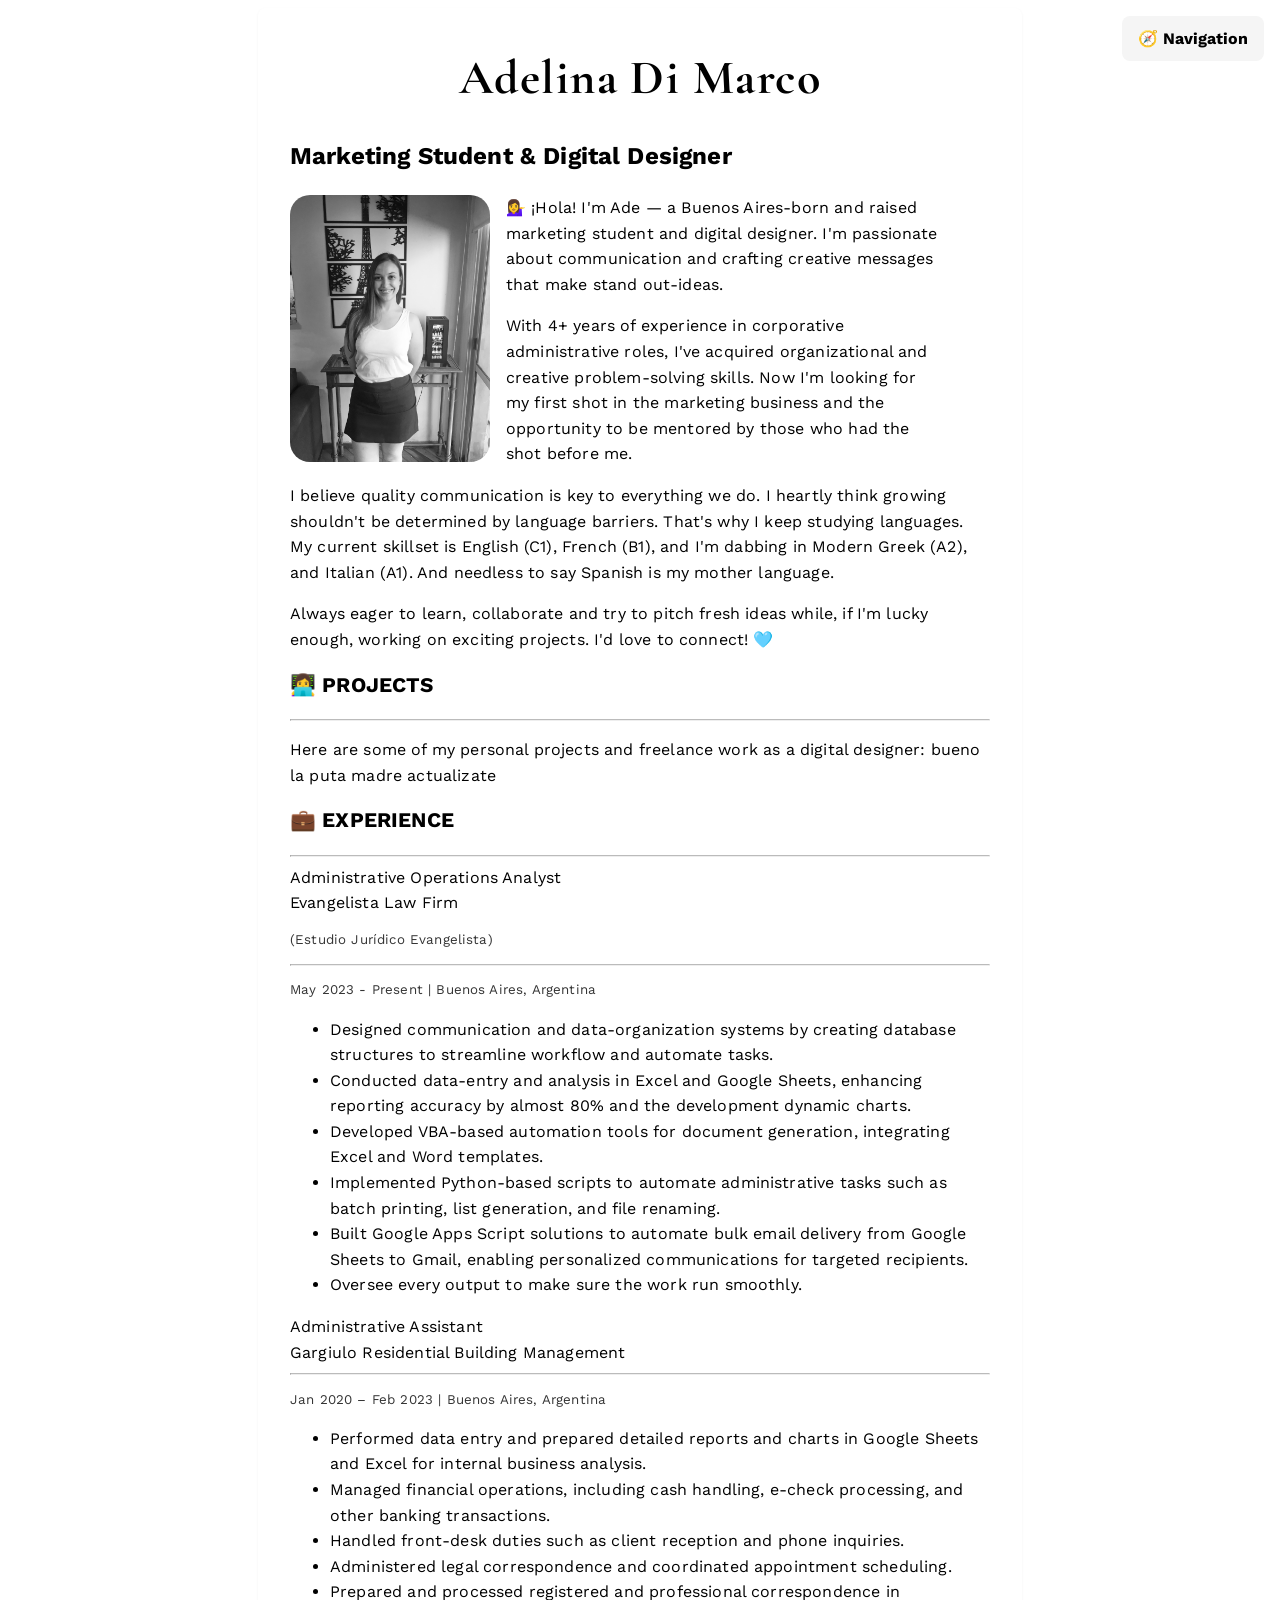
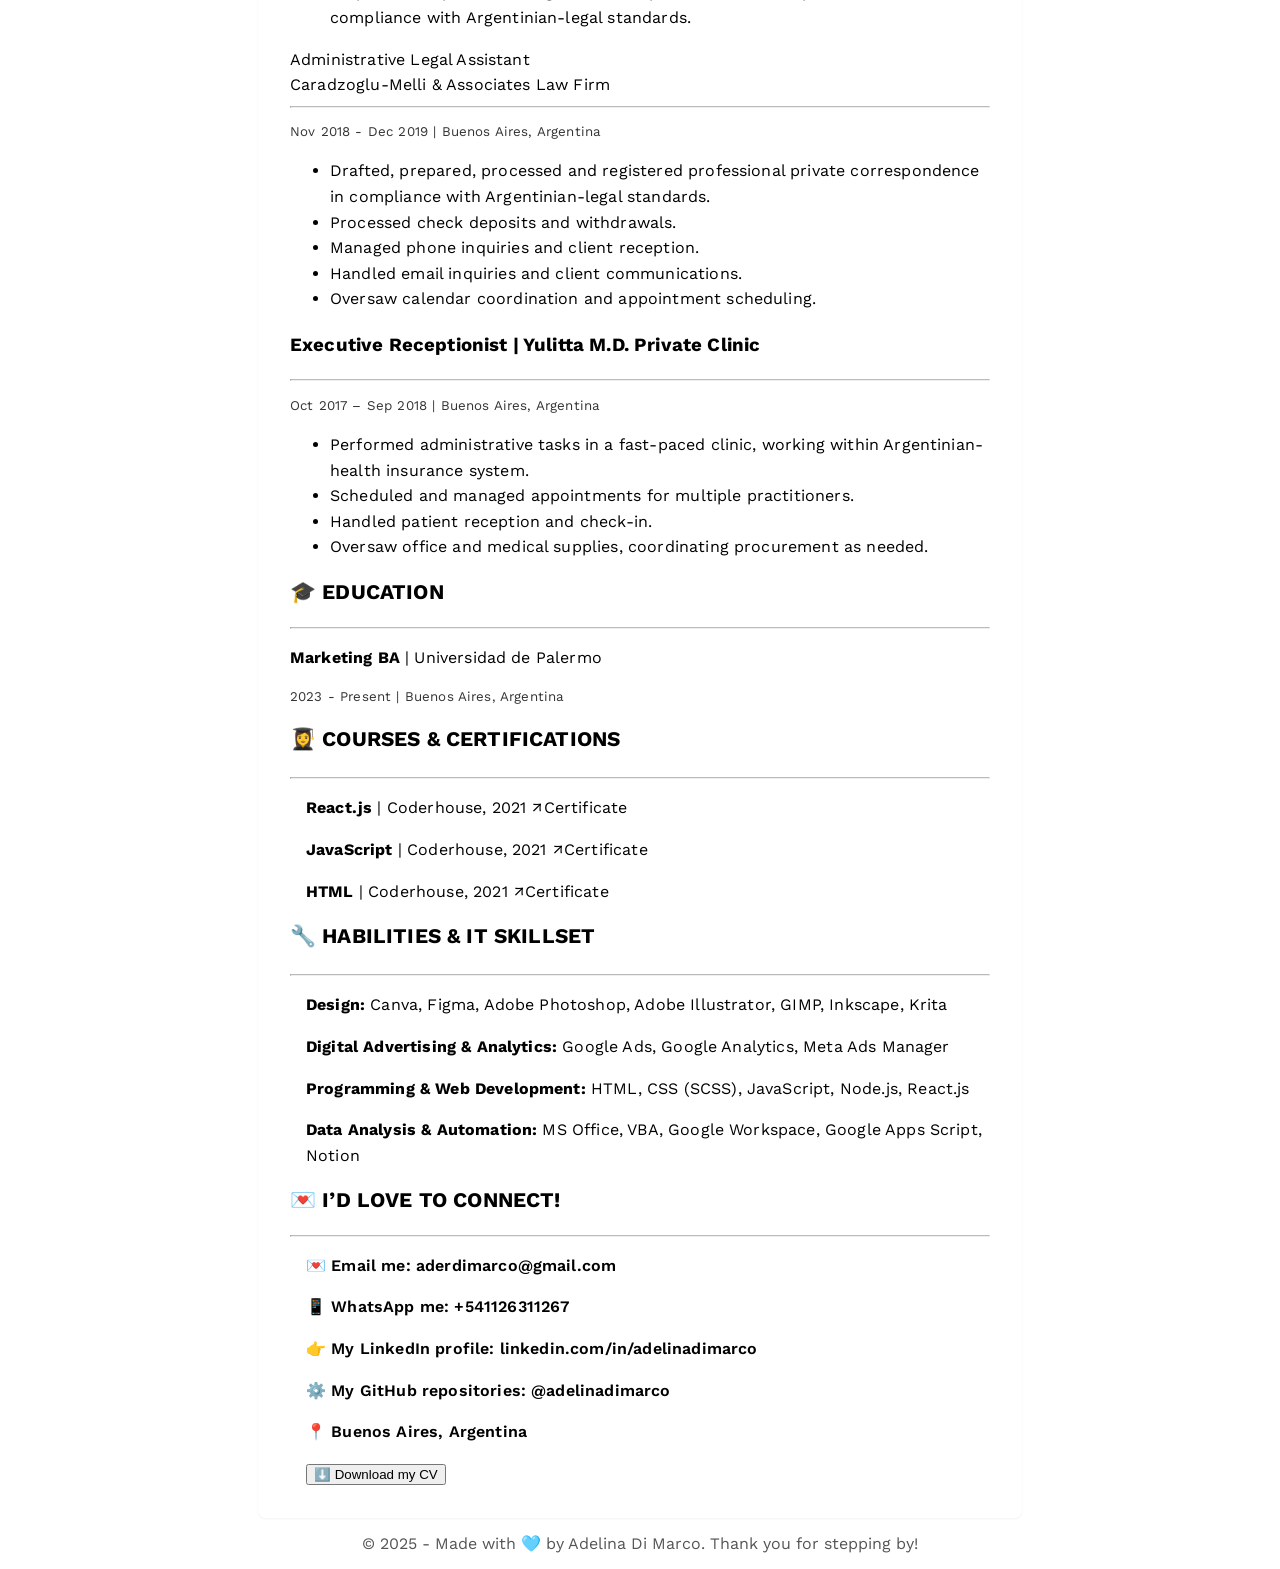
<file: index.html>
<!DOCTYPE html>
<html lang="en">
  <head>
    <meta charset="UTF-8" />
    <meta http-equiv="X-UA-Compatible" content="IE=edge" />
    <meta name="viewport" content="width=device-width, initial-scale=1.0" />

    <link rel="stylesheet" href="css/styles.css" />
    <link rel="icon" type="image/x-icon" href="assets/a.ico" />
    
    <style>
      @import url("https://fonts.googleapis.com/css2?family=Cormorant+Garamond:ital,wght@0,300..700;1,300..700&display=swap");

      @import url('https://fonts.googleapis.com/css2?family=Work+Sans:ital,wght@0,100..900;1,100..900&display=swap');

      @import url('https://fonts.googleapis.com/css2?family=Newsreader:ital,opsz,wght@0,6..72,200..800;1,6..72,200..800&family=Work+Sans:ital,wght@0,100..900;1,100..900&display=swap');
    </style>


    <title>Adelina Di Marco - Portfolio</title>
  </head>

  <body>
    <header>
      <nav class="menu">
        <div class="menu-toggle">🧭 Navigation</div>

        <div class="menu-content">
          <a href="#profile">💁‍♀️ Profile</a>
          <a href="#projects">👩‍💻 Projects</a>
          <a href="#experience">💼 Experience</a>
          <a href="#adminOp">• Administrative Operations Analyst</a>
          <a href="#adminAssis">• Administrative Assistant</a>
          <a href="#adminLegal">• Administrative Legal Assistant </a>
          <a href="#receptionist">• Receptionist</a>
          <a href="#education">🎓 Education</a>
          <a href="#courses">👩‍🎓 Courses & Certifications</a>
          <a href="#skills">🔧 Habilities & IT Skillset</a>
          <a href="#contact">💌 I’d love to connect!</a>
        </div>
      </nav>
    </header>

    <main class="cuerpo">
      <div>
        <!-- Inicio -->
        <h1 class="titulo" id="profile">Adelina Di Marco</h1>

        <h2 class="ref">Marketing Student & Digital Designer</h2>
      </div>

      <!-- profile... -->
      <div class="about-container">
        <div>
        <img src="assets/me.jpg" alt="Adelina" class="profile-pic" />
          </div>


        <div class="about-text">
          <p>
            💁‍♀️ ¡Hola! I'm Ade — a Buenos Aires-born and raised marketing student
            and digital designer. I'm passionate about communication and
            crafting creative messages that make stand out-ideas.
          </p>
          <p>
            With 4+ years of experience in corporative administrative roles,
            I've acquired organizational and creative problem-solving skills.
            Now I'm looking for my first shot in the marketing business and the
            opportunity to be mentored by those who had the shot before me.
          </p>
        </div>
      
        <div class="about-text-2">
        <p>
          I believe quality communication is key to everything we do. I heartly
          think growing shouldn't be determined by language barriers. That's why
          I keep studying languages. My current skillset is English (C1), French
          (B1), and I'm dabbing in Modern Greek (A2), and Italian (A1). And
          needless to say Spanish is my mother language.
        </p>
        <p>
          Always eager to learn, collaborate and try to pitch fresh ideas while,
          if I'm lucky enough, working on exciting projects. I'd love to
          connect! 🩵
        </p>
        </div>

      </div>

<div>
  <h2 id="projects" class="subtitle">👩‍💻 Projects</h2>
  <hr class="solid" />
  <p>
    Here are some of my personal projects and freelance work as a digital
    designer:
    bueno la puta madre actualizate
  </p>  
</div>

      <!-- experiencias -->
      <div class="experience">
        <h2 id="experience" class="subtitle">💼 Experience</h2>
        <hr class="solid" />

        <div class="job-container">

            <div class="pos" id="adminOp">Administrative Operations Analyst</div>
            
            <div class="work">Evangelista Law Firm</div>

          
        </div>

        <p class="date">(Estudio Jurídico Evangelista)</p>
        <hr class="solid" />

        <p class="date">May 2023 - Present | Buenos Aires, Argentina</p>

        <ul class="exp">
          <li>
            Designed communication and data-organization systems by creating
            database structures to streamline workflow and automate tasks.
          </li>
          <li>
            Conducted data-entry and analysis in Excel and Google Sheets,
            enhancing reporting accuracy by almost 80% and the development
            dynamic charts.
          </li>
          <li>
            Developed VBA-based automation tools for document generation,
            integrating Excel and Word templates.
          </li>
          <li>
            Implemented Python-based scripts to automate administrative tasks
            such as batch printing, list generation, and file renaming.
          </li>
          <li>
            Built Google Apps Script solutions to automate bulk email delivery
            from Google Sheets to Gmail, enabling personalized communications
            for targeted recipients.
          </li>
          <li>Oversee every output to make sure the work run smoothly.</li>
        </ul>

        <div class="job-container">
                      
          <div class="pos" id="adminAssis">Administrative Assistant</div> 
          
          <div class="work">Gargiulo Residential Building Management</div> 
                  
        </div>
        
        <hr class="solid"/>

        <p class="date">Jan 2020 – Feb 2023 | Buenos Aires, Argentina</p>

        <ul class="exp">
          <li>
            Performed data entry and prepared detailed reports and charts in
            Google Sheets and Excel for internal business analysis.
          </li>
          <li>
            Managed financial operations, including cash handling, e-check
            processing, and other banking transactions.
          </li>
          <li>
            Handled front-desk duties such as client reception and phone
            inquiries.
          </li>
          <li>
            Administered legal correspondence and coordinated appointment
            scheduling.
          </li>
          <li>
            Prepared and processed registered and professional correspondence in
            compliance with Argentinian-legal standards.
          </li>
        </ul>

        <div class="job-container">
          <div id="adminLegal" class="pos"> Administrative Legal Assistant </div>
          <div class="work">Caradzoglu-Melli & Associates Law Firm</div>
        </div>
        
        <hr class="solid" />

        <p class="date">Nov 2018 - Dec 2019 | Buenos Aires, Argentina</p>

        <ul class="exp">
          <li>
            Drafted, prepared, processed and registered professional private
            correspondence in compliance with Argentinian-legal standards.
          </li>
          <li> Processed check deposits and withdrawals.</li>
          <li> Managed phone inquiries and client reception.</li>
          <li> Handled email inquiries and client communications.</li>
          <li> Oversaw calendar coordination and appointment scheduling.</li>
        </ul>

        <h3 id="receptionist">
          Executive Receptionist | Yulitta M.D. Private Clinic
        </h3>
        <hr class="solid" />

        <p class="date">Oct 2017 – Sep 2018 | Buenos Aires, Argentina</p>

        <ul class="exp">
          <li>
            Performed administrative tasks in a fast-paced clinic, working
            within Argentinian-health insurance system.
          </li>
          <li>
            Scheduled and managed appointments for multiple practitioners.
          </li>
          <li> Handled patient reception and check-in.</li>
          <li>
            Oversaw office and medical supplies, coordinating procurement as
            needed.
          </li>
        </ul>
      </div>

      <div>
        <h2 id="education" class="subtitle">🎓 Education</h2>
        <hr class="solid" />

        <div>
          <p><strong>Marketing BA</strong> | Universidad de Palermo</p>
          <p class="date">2023 - Present | Buenos Aires, Argentina</p>
        </div>

        <div>
          <h3 id="courses" class="subtitle">👩‍🎓 Courses & Certifications</h3>
          <hr class="solid" />

        </div>

        <div class="cursos">
          <p>
            <strong>React.js</strong> | Coderhouse, 2021
            <a
              href="https://www.coderhouse.com"
              target="_blank"
              rel="noopener noreferrer"
              >↗️Certificate</a
            >
          </p>
          <p>
            <strong>JavaScript</strong> | Coderhouse, 2021
            <a
              href="https://www.coderhouse.com"
              target="_blank"
              rel="noopener noreferrer"
              >↗️Certificate</a
            >
          </p>
          <p>
            <strong>HTML</strong> | Coderhouse, 2021
            <a
              href="https://www.coderhouse.com"
              target="_blank"
              rel="noopener noreferrer"
              >↗️Certificate</a
            >
          </p>
          </div>
        </div>

        <div>
          <h3 id="skill" class="subtitle">🔧 Habilities & IT Skillset</h3>
          <hr class="solid" />
        </div>

        <div class="skills">
          <p>
            <strong>Design:</strong> Canva, Figma, Adobe Photoshop, Adobe
            Illustrator, GIMP, Inkscape, Krita
          </p>

          <p>
            <strong>Digital Advertising & Analytics:</strong> Google Ads, Google
            Analytics, Meta Ads Manager
          </p>

          <p>
            <strong>Programming & Web Development:</strong> HTML, CSS (SCSS),
            JavaScript, Node.js, React.js
          </p>

          <p>
            <strong>Data Analysis & Automation:</strong> MS Office, VBA, Google
            Workspace, Google Apps Script, Notion
          </p>
        </div>

      </div>

      
        <h2 id="contact" class="subtitle">💌 I’d love to connect!</h2>
        <hr class="solid" />
      
      <div class="contact-info">
        <p>
          <a
            class="contac"
            href="https://mailto:aderdimarco@gmail.com/"
            target="_blank"
            rel="noopener noreferrer"
            >💌 Email me: aderdimarco@gmail.com</a
          >
        </p>

        <p>
          <a
            class="contac"
            href="https://wa.me/+541126311267/"
            target="_blank"
            rel="noopener noreferrer"
            >📱 WhatsApp me: +541126311267</a
          >
        </p>

        <p>
          <a
            class="contac"
            href="http://linkedin.com/in/adelinadimarco/"
            target="_blank"
            rel="noopener noreferrer"
            >👉 My LinkedIn profile: linkedin.com/in/adelinadimarco</a
          >
        </p>

        <p>
          <a
            class="contac"
            href="https://github.com/adelinadimarco/"
            target="_blank"
            rel="noopener noreferrer"
            >⚙️ My GitHub repositories: @adelinadimarco</a
          >
        </p>

        <p>📍 Buenos Aires, Argentina</p>
        <button type="button" class="button"><a href="https://mailto:aderdimarco@gmail.com/">⬇️ Download my CV</a></button>

      </div>

    </main>

    <footer>
      <p>
        © 2025 - Made with 🩵 by Adelina Di Marco. Thank you for stepping by!
      </p>
    </footer>
  </body>
</html>
</file>
<file: css/styles.css>
.cuerpo {
  max-width: 700px;
  margin: 0 auto;
  padding: 2rem;
  border-radius: 8px;
  box-shadow: 0 1px 3px rgba(0, 0, 0, 0.05);
  font-family: "Work Sans", sans-serif;
  font-optical-sizing: auto;
  font-weight: normal;
  font-style: normal;
  line-height: 1.6;
  letter-spacing: 0.01em;
}
@media (max-width: 600px) {
  .cuerpo {
    margin: 0;
  }
}

@media (max-width: 600px) {
  body {
    margin: 0;
  }
}

@media (max-width: 600px) {
  header .menu {
    position: flex;
    align-items: right;
    width: 100%;
    height: 2rem;
    top: 0;
    left: 0;
    right: 0;
    background: rgba(255, 255, 255, 0.8);
    backdrop-filter: blur(8px);
    padding: 0.5rem 0;
    margin: 0;
  }
}

.menu {
  position: fixed;
  top: 1rem;
  right: 1rem;
  background: #fff;
  border-radius: 8px;
  overflow: hidden;
  font-family: "Work Sans", sans-serif;
}

.menu-toggle {
  padding: 0.8rem 1rem;
  cursor: pointer;
  font-weight: bold;
  background: #f5f5f5;
  color: #000000;
}
.menu-toggle:hover .menu-content {
  display: flex;
}
@media (max-width: 600px) {
  .menu-toggle {
    font-size: 12px;
    background: rgba(255, 255, 255, 0.8);
    backdrop-filter: blur(8px);
    background: rgba(245, 245, 245, 0.3) !important;
    color: #000000 !important;
    backdrop-filter: blur(8px);
  }
}

.menu-content {
  display: none;
  flex-direction: column;
  padding: 0.5rem 1rem;
  -webkit-touch-callout: none;
  -webkit-user-select: none;
  -khtml-user-select: none;
  -moz-user-select: none;
  -ms-user-select: none;
  user-select: none;
}
.menu-content a {
  text-decoration: none;
  color: black;
  margin: 0.3rem 0;
}
.menu-content a a:hover {
  opacity: 70%;
}
@media (max-width: 600px) {
  .menu-content a {
    text-align: center;
    font-size: 12px;
    background: rgba(245, 245, 245, 0.3) !important;
    color: black;
  }
}

.sub-menu {
  display: flex;
  flex-direction: column;
  padding-left: 1rem;
  font-size: 0.9rem;
  font-style: italic;
}
.sub-menu a {
  text-decoration: none;
  color: black;
  margin: 0.2rem 0;
}
.sub-menu a a:hover {
  opacity: 70%;
}

.titulo {
  font-family: "Cormorant Garamond", serif;
  font-size: 3rem;
  text-align: center;
  font-weight: bold;
  font-style: normal;
  letter-spacing: 0.03em;
  padding: 0;
  margin: 0;
}
@media (max-width: 600px) {
  .titulo {
    font-size: 2.5rem;
    margin-top: 1rem;
  }
}

.dedication {
  font-family: "Cormorant Garamond", serif;
  font-size: 1.3rem;
  text-align: center;
  font-weight: bold;
  font-style: italic;
  padding: 0.3rem;
  margin: 0;
}
@media (max-width: 600px) {
  .dedication {
    font-size: 1rem;
    font-weight: bold;
    padding: 0;
    margin: 0;
  }
}

.subtitle {
  text-align: left;
  font-family: "Work Sans", sans-serif;
  font-style: normal;
  font-size: 1.3rem;
  margin-top: 1rem;
  text-transform: uppercase;
  font-optical-sizing: auto;
}
@media (max-width: 600px) {
  .subtitle {
    text-align: center;
    font-size: 1.1rem;
    margin-top: 0.5rem;
  }
}

.date {
  color: #343434;
  font-size: smaller;
}
@media (max-width: 600px) {
  .date {
    text-align: center;
  }
}

.profile-pic {
  float: left;
  max-width: 250px;
  width: 200px;
  height: auto;
  margin: 0 1rem 1rem 0;
  border-radius: 20px;
}
@media (max-width: 600px) {
  .profile-pic {
    max-width: 150px;
    width: 100px;
    height: auto;
  }
}

.about-text {
  max-width: 650px;
}

.job-desc {
  display: grid;
  grid-template-columns: 1fr 1fr;
  grid-template-rows: 1fr;
  font-weight: bold;
  font-size: 1rem;
}
.job-desc .pos {
  max-width: 400px;
  font-size: 1rem;
  text-transform: uppercase;
  text-align: left;
}
.job-desc .job {
  font-size: 1rem;
  text-align: right;
  font-style: italic;
}
@media (max-width: 600px) {
  .job-desc {
    display: block;
  }
  .job-desc .pos, .job-desc .job {
    max-width: 600px;
    text-align: center;
    margin-top: 0.2rem;
  }
}

hr.solid {
  border-top: 0.5px solid #bbb;
}

.cursos, .skills {
  padding-left: 1rem;
}
.cursos a, .skills a {
  color: #000000;
  text-decoration: none;
}
.cursos a:hover, .skills a:hover {
  color: #1961fb;
}

.contact-info {
  justify-content: center;
  padding-left: 1rem;
  font-weight: 600;
}
.contact-info a {
  color: #000000;
  text-decoration: none;
}
.contact-info a:hover {
  opacity: 70%;
}
.contact-info .btn {
  cursor: pointer;
  background-color: #fefefe;
  border: none;
  border-radius: 10px;
  box-shadow: 2px 2px 5px #555;
  padding: 10px 20px;
  font-family: "Work Sans", sans-serif;
  text-align: center;
  text-decoration: none;
  font-size: 16px;
  font-weight: bold;
}
.contact-info .btn:hover {
  opacity: 70%;
}
@media (max-width: 600px) {
  .contact-info .btn {
    font-size: 12px;
    align-items: center;
    margin-left: 4rem;
  }
}

footer {
  font-family: "Work Sans", sans-serif;
  color: #555;
  max-width: 600px;
  content: center;
  text-align: center;
  margin: 0 auto;
}
@media (max-width: 600px) {
  footer {
    max-width: 300px;
    font-size: 12px;
  }
  footer .bye {
    display: block;
  }
}

/*# sourceMappingURL=styles.css.map */
</file>
